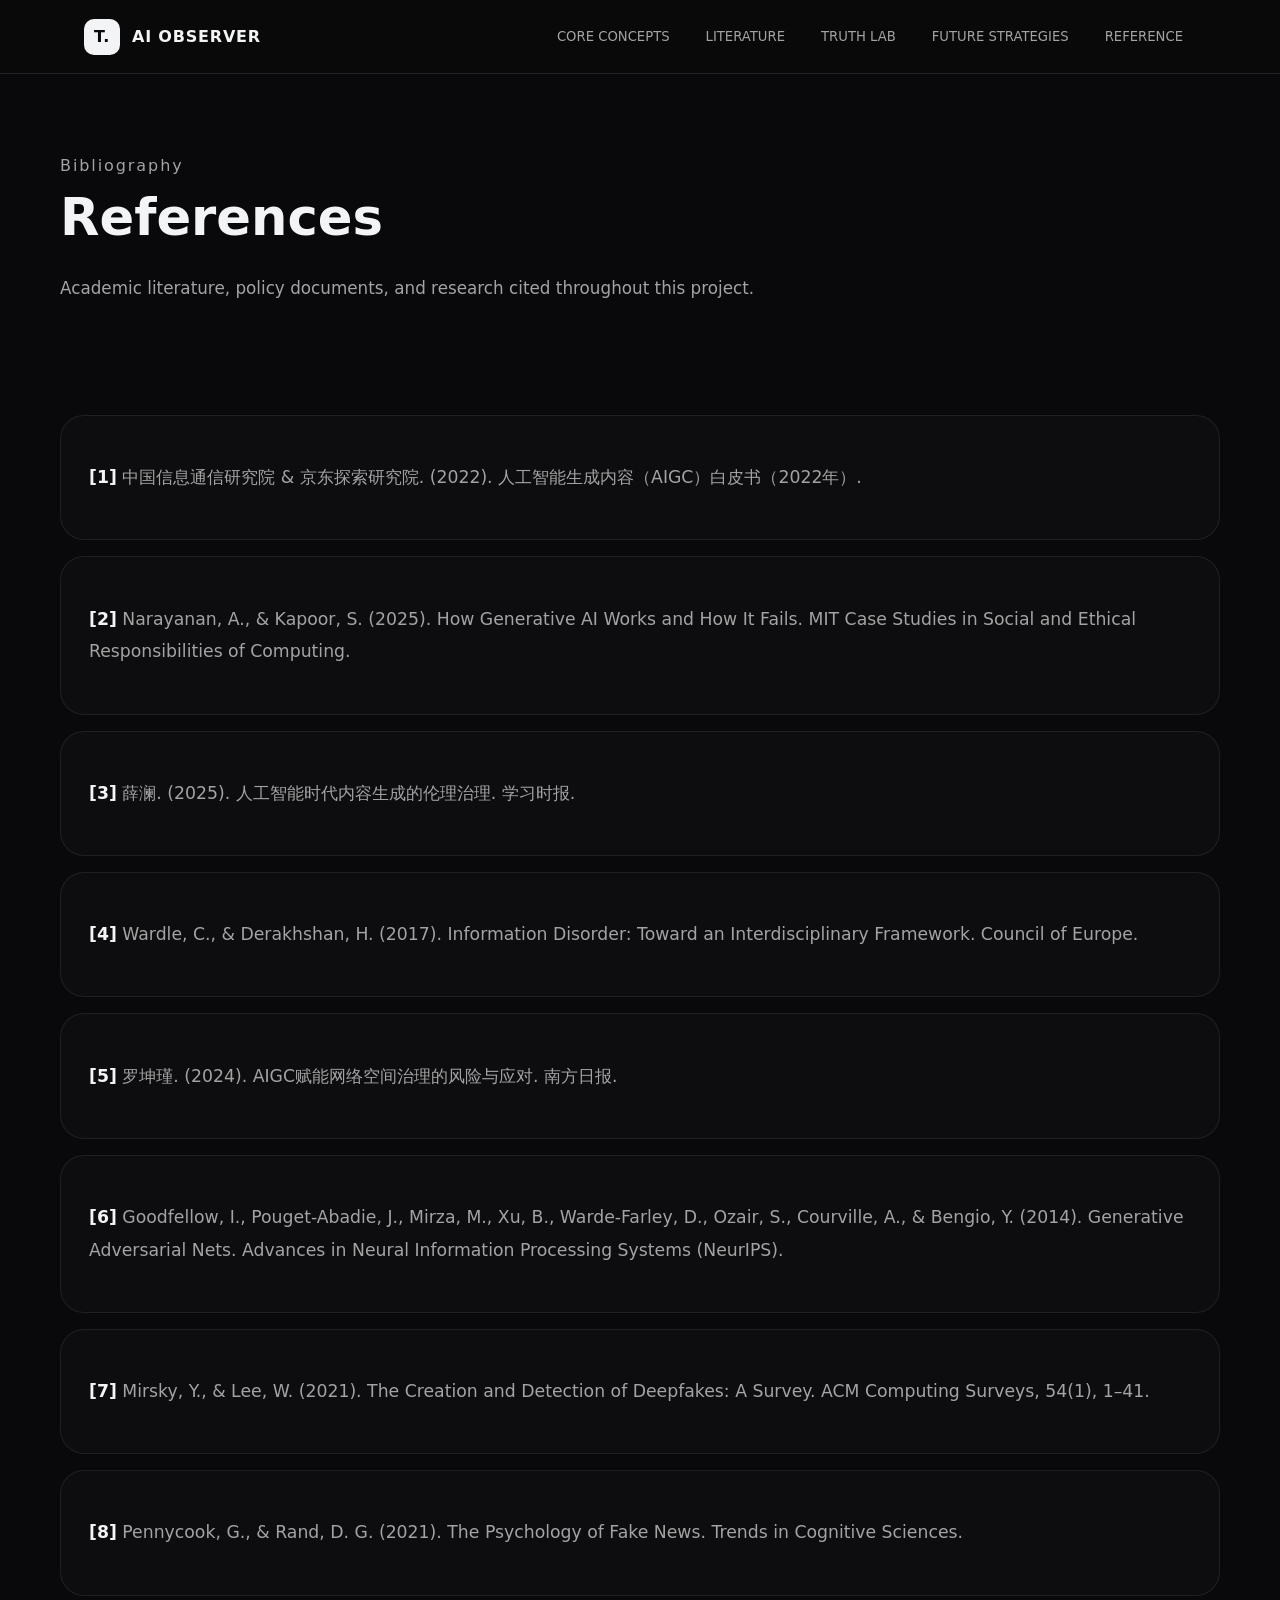
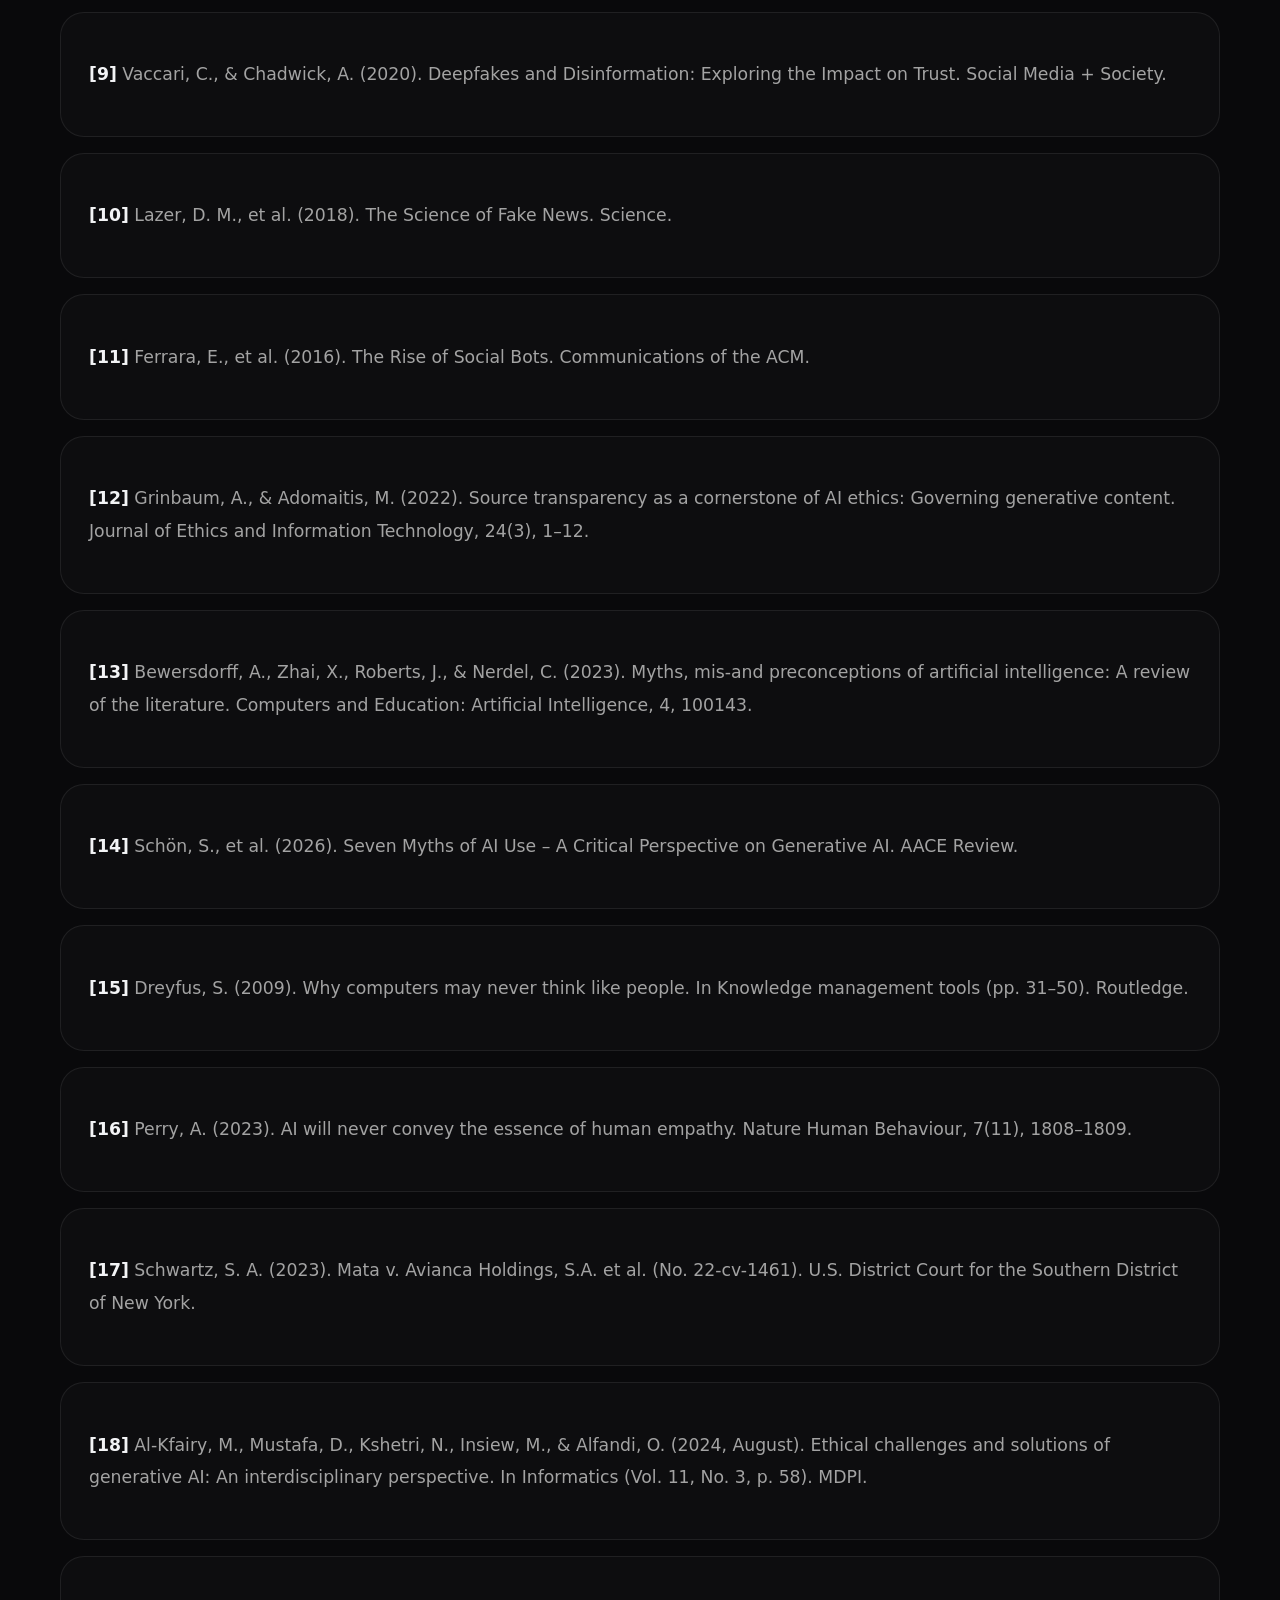
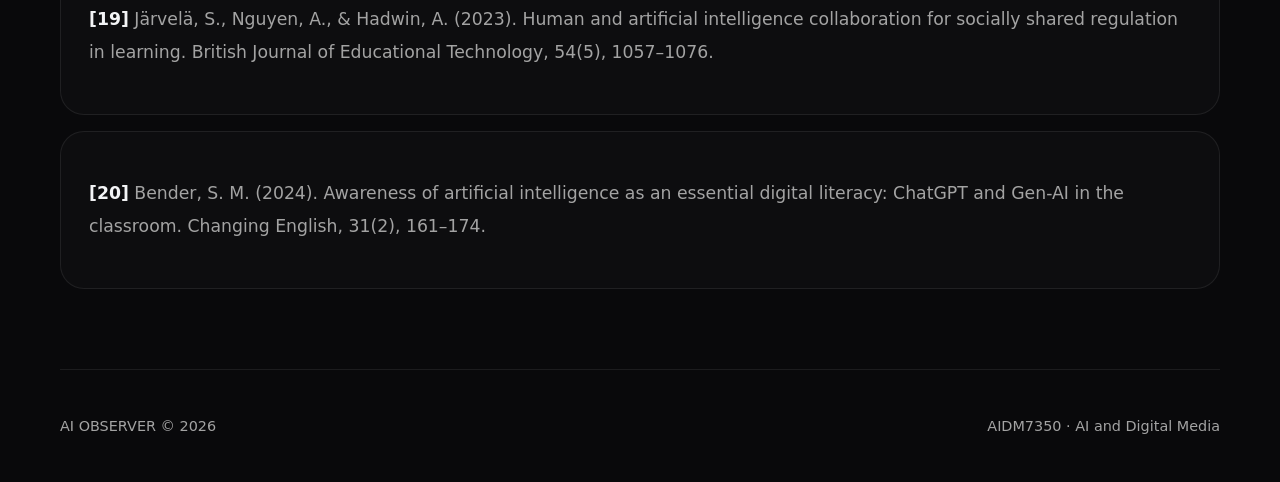
<file: reference.html>
<!doctype html>
<html lang="en">
<head>
  <meta charset="UTF-8" />
  <meta name="viewport" content="width=device-width, initial-scale=1.0" />
  <title>References</title>
  <link rel="stylesheet" href="./styles.css" />
</head>
<body>
  <header class="site-header">
    <div class="navbar container">
      <a href="./index.html" class="brand">
        <span class="brand-mark">T.</span>
        <span>AI OBSERVER</span>
      </a>
            <nav class="site-nav" aria-label="Main navigation">
        <div class="nav-group">
          <a href="core-concepts/aigc-definition.html">Core Concepts</a>
          <button type="button" class="nav-toggle" aria-expanded="false" aria-label="Toggle submenu"></button>
          <div class="submenu">
            <a href="core-concepts/aigc-definition.html">Definition and Category of AIGC</a>
            <a href="core-concepts/classifying-misinformation.html">Classifying Misinformation</a>
            <a href="core-concepts/double-edged-sword.html">The Double-Edged Sword</a>
          </div>
        </div>
        <div class="nav-group">
          <a href="literature/mechanism.html">Literature</a>
          <button type="button" class="nav-toggle" aria-expanded="false" aria-label="Toggle submenu"></button>
          <div class="submenu">
            <a href="literature/mechanism.html">Mechanism</a>
            <a href="literature/psychology-trust.html">Psychology and Trust</a>
            <a href="literature/dissemination-algorithms.html">Dissemination and Algorithms</a>
            <a href="literature/ethics-detection.html">Ethics and Detection</a>
          </div>
        </div>
        <div class="nav-group">
          <a href="truth-lab/myths-debunked.html">Truth Lab</a>
          <button type="button" class="nav-toggle" aria-expanded="false" aria-label="Toggle submenu"></button>
          <div class="submenu">
            <a href="truth-lab/myths-debunked.html">Myths Debunked</a>
            <a href="truth-lab/case-study.html">Case Study</a>
          </div>
        </div>
        <div class="nav-group">
          <a href="future-strategies/technical-solution.html">Future Strategies</a>
          <button type="button" class="nav-toggle" aria-expanded="false" aria-label="Toggle submenu"></button>
          <div class="submenu">
            <a href="future-strategies/technical-solution.html">Technical Solution</a>
            <a href="future-strategies/legal-policy.html">Legal and Policy</a>
            <a href="future-strategies/social-countermeasures.html">Social Countermeasures</a>
          </div>
        </div>
        <a href="reference.html">Reference</a>
      </nav>
    </div>
  </header>

  <main class="page container">
    <article class="page-content">
      <p class="small-tag">Bibliography</p>
      <h1 class="page-title">References</h1>
      <p class="page-subtitle">Academic literature, policy documents, and research cited throughout this project.</p>

      <section class="section">
        <div class="grid-card" style="gap: 16px;">
          <div class="info-box">
            <p class="section-copy"><strong>[1]</strong> 中国信息通信研究院 & 京东探索研究院. (2022). 人工智能生成内容（AIGC）白皮书（2022年）.</p>
          </div>
          <div class="info-box">
            <p class="section-copy"><strong>[2]</strong> Narayanan, A., & Kapoor, S. (2025). How Generative AI Works and How It Fails. MIT Case Studies in Social and Ethical Responsibilities of Computing.</p>
          </div>
          <div class="info-box">
            <p class="section-copy"><strong>[3]</strong> 薛澜. (2025). 人工智能时代内容生成的伦理治理. 学习时报.</p>
          </div>
          <div class="info-box">
            <p class="section-copy"><strong>[4]</strong> Wardle, C., & Derakhshan, H. (2017). Information Disorder: Toward an Interdisciplinary Framework. Council of Europe.</p>
          </div>
          <div class="info-box">
            <p class="section-copy"><strong>[5]</strong> 罗坤瑾. (2024). AIGC赋能网络空间治理的风险与应对. 南方日报.</p>
          </div>
          <div class="info-box">
            <p class="section-copy"><strong>[6]</strong> Goodfellow, I., Pouget-Abadie, J., Mirza, M., Xu, B., Warde-Farley, D., Ozair, S., Courville, A., & Bengio, Y. (2014). Generative Adversarial Nets. Advances in Neural Information Processing Systems (NeurIPS).</p>
          </div>
          <div class="info-box">
            <p class="section-copy"><strong>[7]</strong> Mirsky, Y., & Lee, W. (2021). The Creation and Detection of Deepfakes: A Survey. ACM Computing Surveys, 54(1), 1–41.</p>
          </div>
          <div class="info-box">
            <p class="section-copy"><strong>[8]</strong> Pennycook, G., & Rand, D. G. (2021). The Psychology of Fake News. Trends in Cognitive Sciences.</p>
          </div>
          <div class="info-box">
            <p class="section-copy"><strong>[9]</strong> Vaccari, C., & Chadwick, A. (2020). Deepfakes and Disinformation: Exploring the Impact on Trust. Social Media + Society.</p>
          </div>
          <div class="info-box">
            <p class="section-copy"><strong>[10]</strong> Lazer, D. M., et al. (2018). The Science of Fake News. Science.</p>
          </div>
          <div class="info-box">
            <p class="section-copy"><strong>[11]</strong> Ferrara, E., et al. (2016). The Rise of Social Bots. Communications of the ACM.</p>
          </div>
          <div class="info-box">
            <p class="section-copy"><strong>[12]</strong> Grinbaum, A., & Adomaitis, M. (2022). Source transparency as a cornerstone of AI ethics: Governing generative content. Journal of Ethics and Information Technology, 24(3), 1–12.</p>
          </div>
          <div class="info-box">
            <p class="section-copy"><strong>[13]</strong> Bewersdorff, A., Zhai, X., Roberts, J., & Nerdel, C. (2023). Myths, mis-and preconceptions of artificial intelligence: A review of the literature. Computers and Education: Artificial Intelligence, 4, 100143.</p>
          </div>
          <div class="info-box">
            <p class="section-copy"><strong>[14]</strong> Schön, S., et al. (2026). Seven Myths of AI Use – A Critical Perspective on Generative AI. AACE Review.</p>
          </div>
          <div class="info-box">
            <p class="section-copy"><strong>[15]</strong> Dreyfus, S. (2009). Why computers may never think like people. In Knowledge management tools (pp. 31–50). Routledge.</p>
          </div>
          <div class="info-box">
            <p class="section-copy"><strong>[16]</strong> Perry, A. (2023). AI will never convey the essence of human empathy. Nature Human Behaviour, 7(11), 1808–1809.</p>
          </div>
          <div class="info-box">
            <p class="section-copy"><strong>[17]</strong> Schwartz, S. A. (2023). Mata v. Avianca Holdings, S.A. et al. (No. 22-cv-1461). U.S. District Court for the Southern District of New York.</p>
          </div>
          <div class="info-box">
            <p class="section-copy"><strong>[18]</strong> Al-Kfairy, M., Mustafa, D., Kshetri, N., Insiew, M., & Alfandi, O. (2024, August). Ethical challenges and solutions of generative AI: An interdisciplinary perspective. In Informatics (Vol. 11, No. 3, p. 58). MDPI.</p>
          </div>
          <div class="info-box">
            <p class="section-copy"><strong>[19]</strong> Järvelä, S., Nguyen, A., & Hadwin, A. (2023). Human and artificial intelligence collaboration for socially shared regulation in learning. British Journal of Educational Technology, 54(5), 1057–1076.</p>
          </div>
          <div class="info-box">
            <p class="section-copy"><strong>[20]</strong> Bender, S. M. (2024). Awareness of artificial intelligence as an essential digital literacy: ChatGPT and Gen-AI in the classroom. Changing English, 31(2), 161–174.</p>
          </div>
        </div>
      </section>
    </article>
  </main>

  <footer class="footer container">
    <div class="footer-inner">
      <div>AI OBSERVER © 2026</div>
      <div>AIDM7350 · AI and Digital Media</div>
    </div>
  </footer>
  <script src="nav.js"></script>
</body>
</html>
</file>
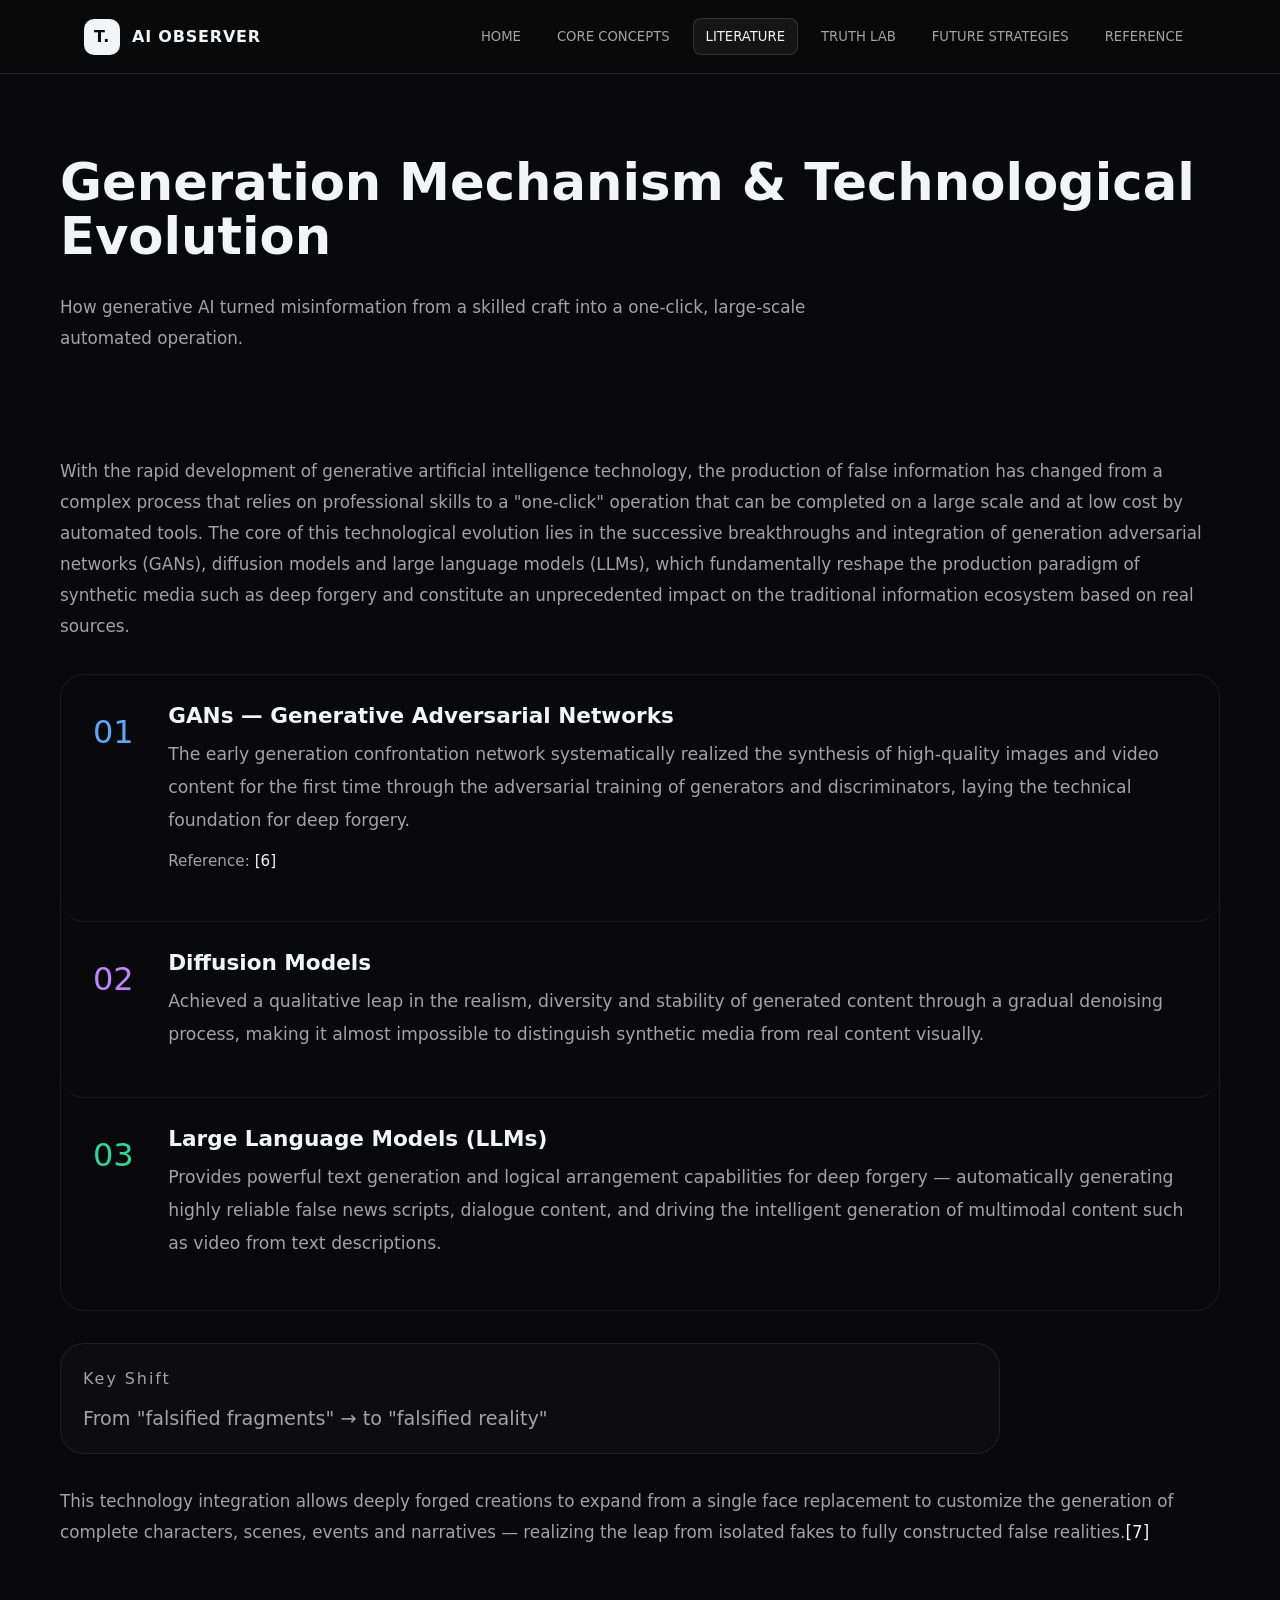
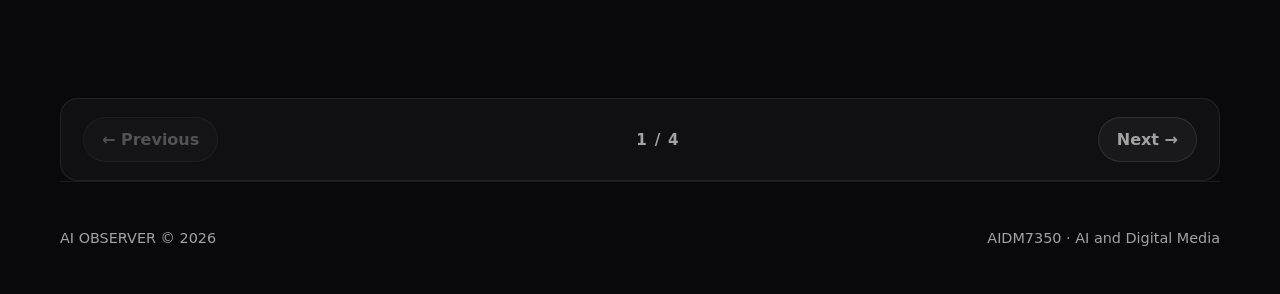
<file: literature/mechanism.html>
<!doctype html>
<html lang="en">
<head>
  <meta charset="UTF-8" />
  <meta name="viewport" content="width=device-width, initial-scale=1.0" />
  <title>Generation Mechanism & Technological Evolution</title>
  <link rel="stylesheet" href="../styles.css" />
</head>
<body>
  <header class="site-header">
    <div class="navbar container">
      <a href="../index.html" class="brand">
        <span class="brand-mark">T.</span>
        <span>AI OBSERVER</span>
      </a>
            <nav class="site-nav" aria-label="Main navigation">
        <a href="../index.html">Home</a>
        <div class="nav-group">
          <a href="../core-concepts/aigc-definition.html">Core Concepts</a>
          <button type="button" class="nav-toggle" aria-expanded="false" aria-label="Toggle submenu"></button>
          <div class="submenu">
            <a href="../core-concepts/aigc-definition.html">Definition and Category of AIGC</a>
            <a href="../core-concepts/classifying-misinformation.html">Classifying Misinformation</a>
            <a href="../core-concepts/double-edged-sword.html">The Double-Edged Sword</a>
          </div>
        </div>
        <div class="nav-group">
          <a href="mechanism.html" class="active">Literature</a>
          <button type="button" class="nav-toggle" aria-expanded="false" aria-label="Toggle submenu"></button>
          <div class="submenu">
            <a href="mechanism.html" class="active">Mechanism</a>
            <a href="psychology-trust.html">Psychology and Trust</a>
            <a href="dissemination-algorithms.html">Dissemination and Algorithms</a>
            <a href="ethics-detection.html">Ethics and Detection</a>
          </div>
        </div>
        <div class="nav-group">
          <a href="../truth-lab/myths-debunked.html">Truth Lab</a>
          <button type="button" class="nav-toggle" aria-expanded="false" aria-label="Toggle submenu"></button>
          <div class="submenu">
            <a href="../truth-lab/myths-debunked.html">Myths Debunked</a>
            <a href="../truth-lab/case-study.html">Case Study</a>
          </div>
        </div>
        <div class="nav-group">
          <a href="../future-strategies/technical-solution.html">Future Strategies</a>
          <button type="button" class="nav-toggle" aria-expanded="false" aria-label="Toggle submenu"></button>
          <div class="submenu">
            <a href="../future-strategies/technical-solution.html">Technical Solution</a>
            <a href="../future-strategies/legal-policy.html">Legal and Policy</a>
            <a href="../future-strategies/social-countermeasures.html">Social Countermeasures</a>
          </div>
        </div>
        <a href="../reference.html">Reference</a>
      </nav>
    </div>
  </header>

  <main class="page container">
    <article class="page-content prose">
      <h1 class="page-title">Generation Mechanism & Technological Evolution</h1>
      <p class="page-subtitle">How generative AI turned misinformation from a skilled craft into a one-click, large-scale automated operation.</p>

      <section class="section">
        <p class="section-copy">With the rapid development of generative artificial intelligence technology, the production of false information has changed from a complex process that relies on professional skills to a "one-click" operation that can be completed on a large scale and at low cost by automated tools. The core of this technological evolution lies in the successive breakthroughs and integration of generation adversarial networks (GANs), diffusion models and large language models (LLMs), which fundamentally reshape the production paradigm of synthetic media such as deep forgery and constitute an unprecedented impact on the traditional information ecosystem based on real sources.</p>

        <div class="border-panel" style="margin-top: 32px; padding: 0;">
          <div class="info-box" style="background: transparent; border: none; border-bottom: 1px solid rgba(255,255,255,0.08); padding: 28px 32px 24px;">
            <div style="display: flex; align-items: flex-start; gap: 24px;">
              <p class="section-title" style="font-size: 2rem; color: #60a5fa; margin: 0; min-width: 3.2rem;">01</p>
              <div style="flex: 1;">
                <h2 class="section-title" style="font-size: 1.35rem; margin: 0 0 10px;">GANs — Generative Adversarial Networks</h2>
                <p class="section-copy" style="margin-bottom: 10px;">The early generation confrontation network systematically realized the synthesis of high-quality images and video content for the first time through the adversarial training of generators and discriminators, laying the technical foundation for deep forgery.</p>
                <p class="caption" style="margin-top: 0;">Reference: <a href="../reference.html#ref-6">[6]</a></p>
              </div>
            </div>
          </div>
          <div class="info-box" style="background: transparent; border: none; border-bottom: 1px solid rgba(255,255,255,0.08); padding: 28px 32px 24px;">
            <div style="display: flex; align-items: flex-start; gap: 24px;">
              <p class="section-title" style="font-size: 2rem; color: #c084fc; margin: 0; min-width: 3.2rem;">02</p>
              <div style="flex: 1;">
                <h2 class="section-title" style="font-size: 1.35rem; margin: 0 0 10px;">Diffusion Models</h2>
                <p class="section-copy">Achieved a qualitative leap in the realism, diversity and stability of generated content through a gradual denoising process, making it almost impossible to distinguish synthetic media from real content visually.</p>
              </div>
            </div>
          </div>
          <div class="info-box" style="background: transparent; border: none; padding: 28px 32px;">
            <div style="display: flex; align-items: flex-start; gap: 24px;">
              <p class="section-title" style="font-size: 2rem; color: #34d399; margin: 0; min-width: 3.2rem;">03</p>
              <div style="flex: 1;">
                <h2 class="section-title" style="font-size: 1.35rem; margin: 0 0 10px;">Large Language Models (LLMs)</h2>
                <p class="section-copy">Provides powerful text generation and logical arrangement capabilities for deep forgery — automatically generating highly reliable false news scripts, dialogue content, and driving the intelligent generation of multimodal content such as video from text descriptions.</p>
              </div>
            </div>
          </div>
        </div>

        <div class="panel" style="margin: 32px 0 32px; padding: 20px 22px; max-width: 940px;">
          <p class="small-tag" style="margin-bottom: 12px;">Key Shift</p>
          <p class="section-title" style="margin: 0; font-size: 1.2rem; line-height: 1.4;">From "falsified fragments" → to "falsified reality"</p>
        </div>

        <p class="section-copy" style="margin-top: 28px;">This technology integration allows deeply forged creations to expand from a single face replacement to customize the generation of complete characters, scenes, events and narratives — realizing the leap from isolated fakes to fully constructed false realities.<a href="../reference.html#ref-7">[7]</a></p>
      </section>
      <nav class="page-pagination" aria-label="Literature pagination">
        <a class="pagination-link pagination-disabled" aria-disabled="true">← Previous</a>
        <span class="pagination-status">1 / 4</span>
        <a class="pagination-link" href="psychology-trust.html">Next →</a>
      </nav>
    </article>
  </main>

  <footer class="footer container">
    <div class="footer-inner">
      <div>AI OBSERVER © 2026</div>
      <div>AIDM7350 · AI and Digital Media</div>
    </div>
  </footer>
  <script src="../nav.js"></script>
</body>
</html>
</file>
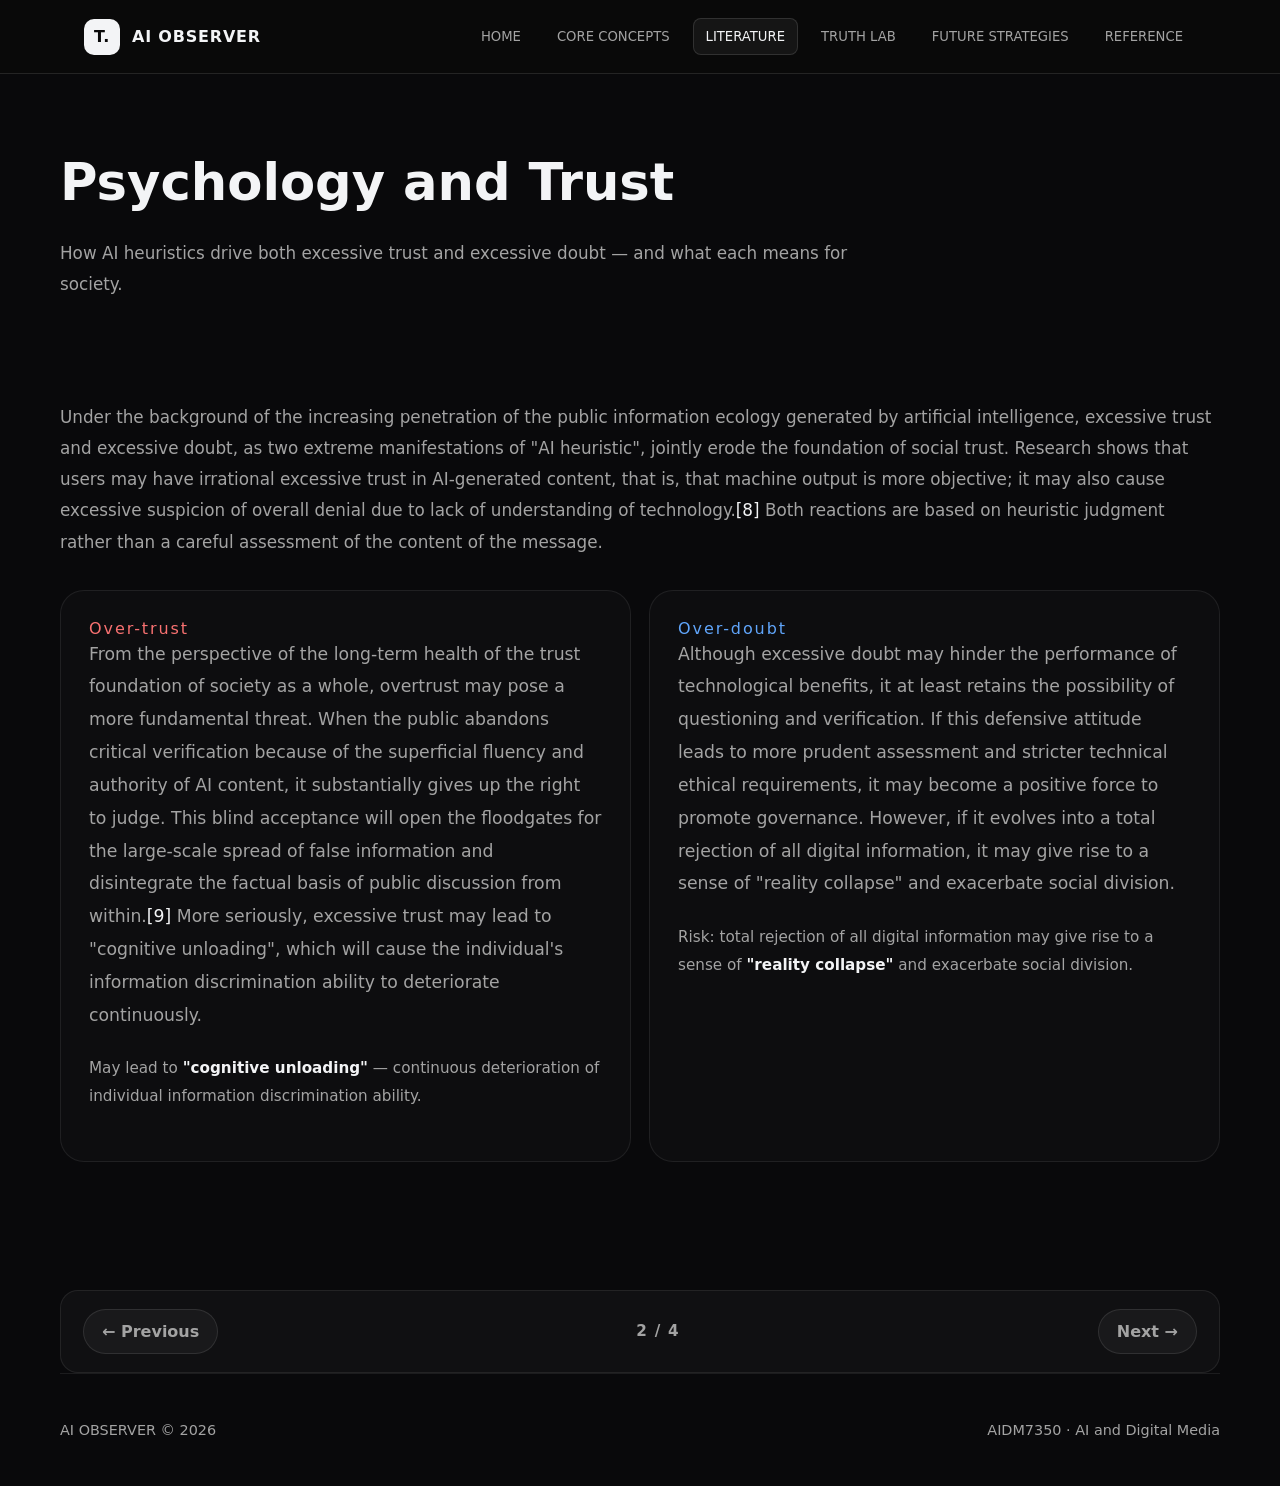
<file: literature/psychology-trust.html>
<!doctype html>
<html lang="en">
<head>
  <meta charset="UTF-8" />
  <meta name="viewport" content="width=device-width, initial-scale=1.0" />
  <title>Psychology and Trust</title>
  <link rel="stylesheet" href="../styles.css" />
</head>
<body>
  <header class="site-header">
    <div class="navbar container">
      <a href="../index.html" class="brand">
        <span class="brand-mark">T.</span>
        <span>AI OBSERVER</span>
      </a>
            <nav class="site-nav" aria-label="Main navigation">
        <a href="../index.html">Home</a>
        <div class="nav-group">
          <a href="../core-concepts/aigc-definition.html">Core Concepts</a>
          <button type="button" class="nav-toggle" aria-expanded="false" aria-label="Toggle submenu"></button>
          <div class="submenu">
            <a href="../core-concepts/aigc-definition.html">Definition and Category of AIGC</a>
            <a href="../core-concepts/classifying-misinformation.html">Classifying Misinformation</a>
            <a href="../core-concepts/double-edged-sword.html">The Double-Edged Sword</a>
          </div>
        </div>
        <div class="nav-group">
          <a href="mechanism.html" class="active">Literature</a>
          <button type="button" class="nav-toggle" aria-expanded="false" aria-label="Toggle submenu"></button>
          <div class="submenu">
            <a href="mechanism.html">Mechanism</a>
            <a href="psychology-trust.html" class="active">Psychology and Trust</a>
            <a href="dissemination-algorithms.html">Dissemination and Algorithms</a>
            <a href="ethics-detection.html">Ethics and Detection</a>
          </div>
        </div>
        <div class="nav-group">
          <a href="../truth-lab/myths-debunked.html">Truth Lab</a>
          <button type="button" class="nav-toggle" aria-expanded="false" aria-label="Toggle submenu"></button>
          <div class="submenu">
            <a href="../truth-lab/myths-debunked.html">Myths Debunked</a>
            <a href="../truth-lab/case-study.html">Case Study</a>
          </div>
        </div>
        <div class="nav-group">
          <a href="../future-strategies/technical-solution.html">Future Strategies</a>
          <button type="button" class="nav-toggle" aria-expanded="false" aria-label="Toggle submenu"></button>
          <div class="submenu">
            <a href="../future-strategies/technical-solution.html">Technical Solution</a>
            <a href="../future-strategies/legal-policy.html">Legal and Policy</a>
            <a href="../future-strategies/social-countermeasures.html">Social Countermeasures</a>
          </div>
        </div>
        <a href="../reference.html">Reference</a>
      </nav>
    </div>
  </header>

  <main class="page container">
    <article class="page-content prose">
      <h1 class="page-title">Psychology and Trust</h1>
      <p class="page-subtitle">How AI heuristics drive both excessive trust and excessive doubt — and what each means for society.</p>

      <section class="section">
        <p class="section-copy">Under the background of the increasing penetration of the public information ecology generated by artificial intelligence, excessive trust and excessive doubt, as two extreme manifestations of "AI heuristic", jointly erode the foundation of social trust. Research shows that users may have irrational excessive trust in AI-generated content, that is, that machine output is more objective; it may also cause excessive suspicion of overall denial due to lack of understanding of technology.<a href="../reference.html#ref-8">[8]</a> Both reactions are based on heuristic judgment rather than a careful assessment of the content of the message.</p>

        <div class="grid-card grid-card-2" style="margin-top: 32px;">
          <div class="info-box">
            <span class="small-tag" style="color: #f87171;">Over-trust</span>
            <p class="section-copy">From the perspective of the long-term health of the trust foundation of society as a whole, overtrust may pose a more fundamental threat. When the public abandons critical verification because of the superficial fluency and authority of AI content, it substantially gives up the right to judge. This blind acceptance will open the floodgates for the large-scale spread of false information and disintegrate the factual basis of public discussion from within.<a href="../reference.html#ref-9">[9]</a> More seriously, excessive trust may lead to "cognitive unloading", which will cause the individual's information discrimination ability to deteriorate continuously.</p>
            <p class="caption">May lead to <strong class="highlight">"cognitive unloading"</strong> — continuous deterioration of individual information discrimination ability.</p>
          </div>
          <div class="info-box">
            <span class="small-tag" style="color: #60a5fa;">Over-doubt</span>
            <p class="section-copy">Although excessive doubt may hinder the performance of technological benefits, it at least retains the possibility of questioning and verification. If this defensive attitude leads to more prudent assessment and stricter technical ethical requirements, it may become a positive force to promote governance. However, if it evolves into a total rejection of all digital information, it may give rise to a sense of "reality collapse" and exacerbate social division.</p>
            <p class="caption">Risk: total rejection of all digital information may give rise to a sense of <strong class="highlight">"reality collapse"</strong> and exacerbate social division.</p>
          </div>
        </div>

      </section>
      <nav class="page-pagination" aria-label="Literature pagination">
        <a class="pagination-link" href="mechanism.html">← Previous</a>
        <span class="pagination-status">2 / 4</span>
        <a class="pagination-link" href="dissemination-algorithms.html">Next →</a>
      </nav>
    </article>
  </main>

  <footer class="footer container">
    <div class="footer-inner">
      <div>AI OBSERVER © 2026</div>
      <div>AIDM7350 · AI and Digital Media</div>
    </div>
  </footer>
  <script src="../nav.js"></script>
</body>
</html>
</file>
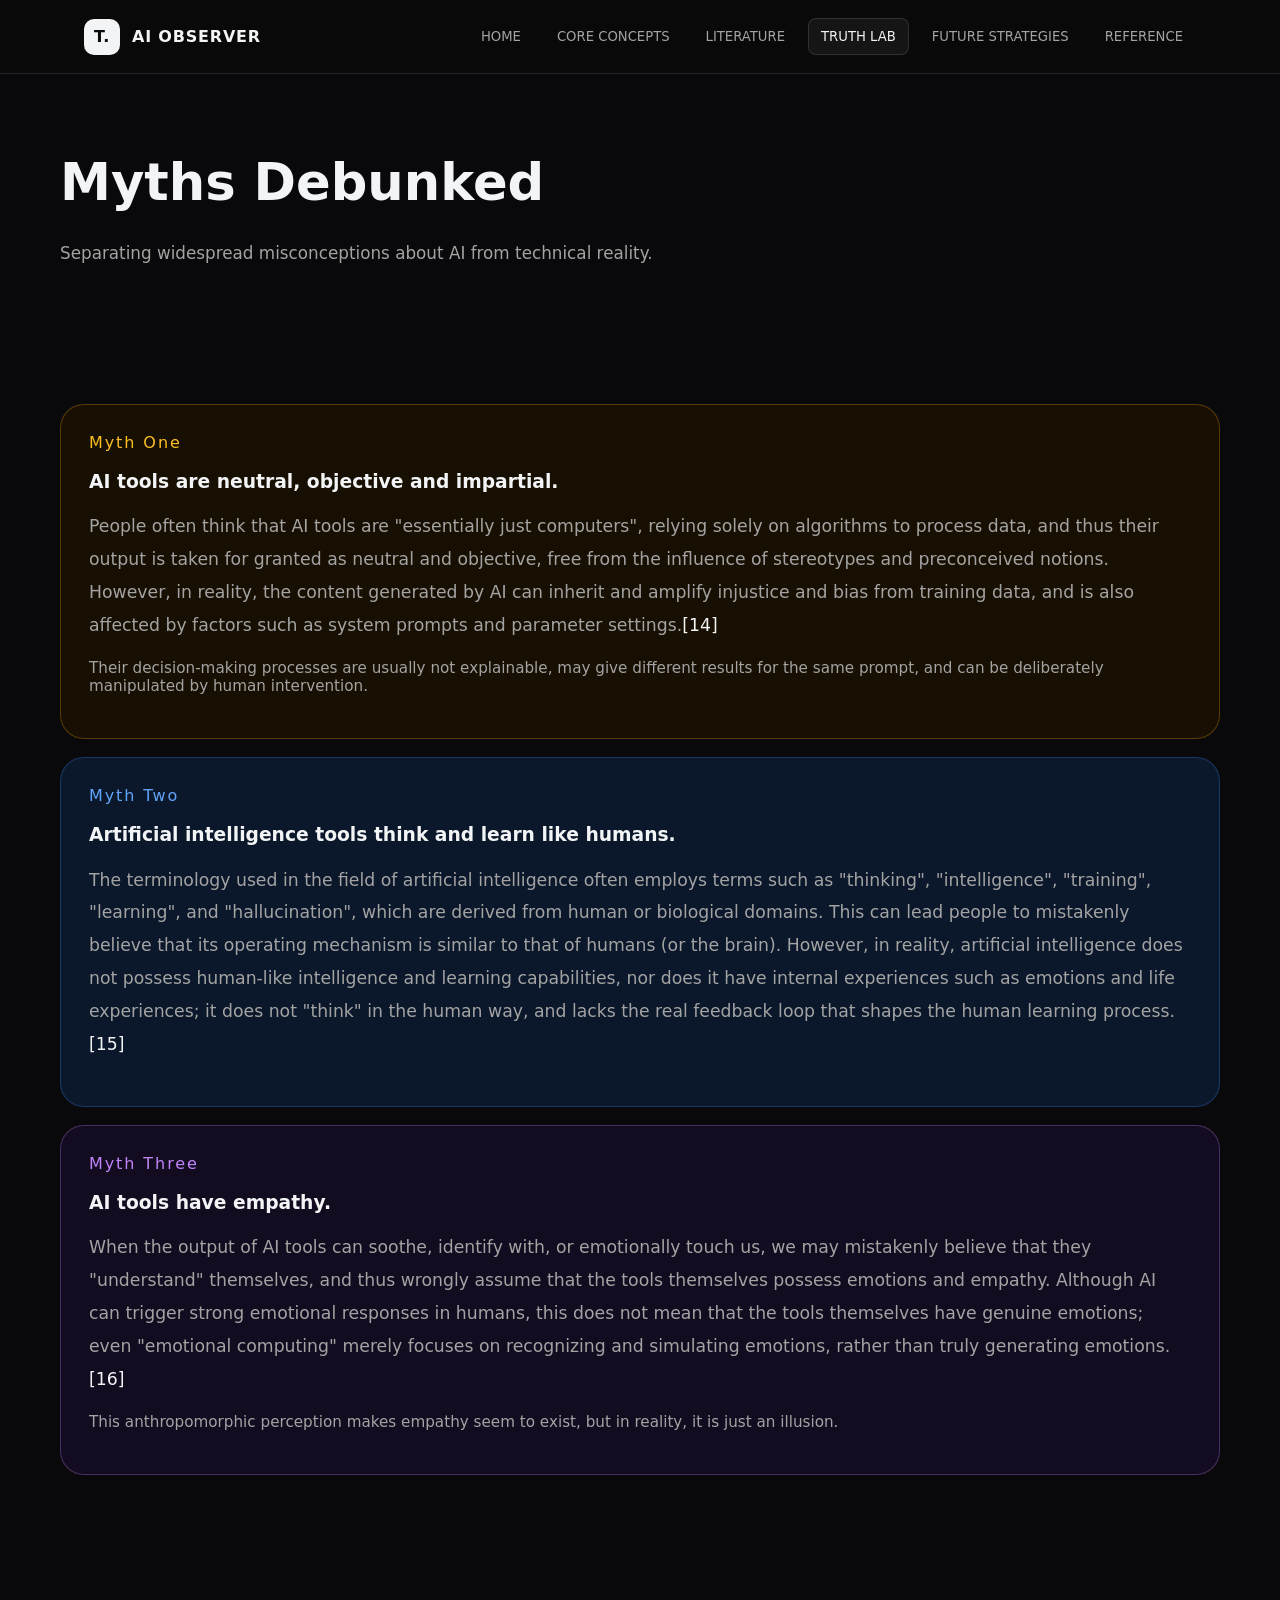
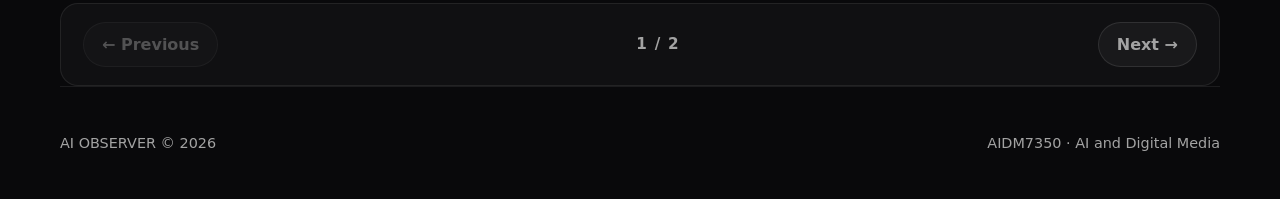
<file: truth-lab/myths-debunked.html>
<!doctype html>
<html lang="en">
<head>
  <meta charset="UTF-8" />
  <meta name="viewport" content="width=device-width, initial-scale=1.0" />
  <title>Myths Debunked</title>
  <link rel="stylesheet" href="../styles.css" />
</head>
<body>
  <header class="site-header">
    <div class="navbar container">
      <a href="../index.html" class="brand">
        <span class="brand-mark">T.</span>
        <span>AI OBSERVER</span>
      </a>
            <nav class="site-nav" aria-label="Main navigation">
        <a href="../index.html">Home</a>
        <div class="nav-group">
          <a href="../core-concepts/aigc-definition.html">Core Concepts</a>
          <button type="button" class="nav-toggle" aria-expanded="false" aria-label="Toggle submenu"></button>
          <div class="submenu">
            <a href="../core-concepts/aigc-definition.html">Definition and Category of AIGC</a>
            <a href="../core-concepts/classifying-misinformation.html">Classifying Misinformation</a>
            <a href="../core-concepts/double-edged-sword.html">The Double-Edged Sword</a>
          </div>
        </div>
        <div class="nav-group">
          <a href="../literature/mechanism.html">Literature</a>
          <button type="button" class="nav-toggle" aria-expanded="false" aria-label="Toggle submenu"></button>
          <div class="submenu">
            <a href="../literature/mechanism.html">Mechanism</a>
            <a href="../literature/psychology-trust.html">Psychology and Trust</a>
            <a href="../literature/dissemination-algorithms.html">Dissemination and Algorithms</a>
            <a href="../literature/ethics-detection.html">Ethics and Detection</a>
          </div>
        </div>
        <div class="nav-group">
          <a href="myths-debunked.html" class="active">Truth Lab</a>
          <button type="button" class="nav-toggle" aria-expanded="false" aria-label="Toggle submenu"></button>
          <div class="submenu">
            <a href="myths-debunked.html" class="active">Myths Debunked</a>
            <a href="case-study.html">Case Study</a>
          </div>
        </div>
        <div class="nav-group">
          <a href="../future-strategies/technical-solution.html">Future Strategies</a>
          <button type="button" class="nav-toggle" aria-expanded="false" aria-label="Toggle submenu"></button>
          <div class="submenu">
            <a href="../future-strategies/technical-solution.html">Technical Solution</a>
            <a href="../future-strategies/legal-policy.html">Legal and Policy</a>
            <a href="../future-strategies/social-countermeasures.html">Social Countermeasures</a>
          </div>
        </div>
        <a href="../reference.html">Reference</a>
      </nav>
    </div>
  </header>

  <main class="page container">
    <article class="page-content">
      <h1 class="page-title">Myths Debunked</h1>
      <p class="page-subtitle">Separating widespread misconceptions about AI from technical reality.</p>

      <section class="section">
        <div class="grid-card" style="margin-top: 24px;">
          <div class="info-box" style="border-color: rgba(245, 158, 11, 0.3); background: rgba(26, 17, 0, 0.9);">
            <div class="small-tag" style="color: #fbbf24;">Myth One</div>
            <h3>AI tools are neutral, objective and impartial.</h3>
            <p class="section-copy">People often think that AI tools are "essentially just computers", relying solely on algorithms to process data, and thus their output is taken for granted as neutral and objective, free from the influence of stereotypes and preconceived notions. However, in reality, the content generated by AI can inherit and amplify injustice and bias from training data, and is also affected by factors such as system prompts and parameter settings.<a href="../reference.html#ref-14">[14]</a></p>
            <p class="caption">Their decision-making processes are usually not explainable, may give different results for the same prompt, and can be deliberately manipulated by human intervention.</p>
          </div>
          <div class="info-box" style="border-color: rgba(59, 130, 246, 0.3); background: rgba(13, 26, 46, 0.9);">
            <div class="small-tag" style="color: #60a5fa;">Myth Two</div>
            <h3>Artificial intelligence tools think and learn like humans.</h3>
            <p class="section-copy">The terminology used in the field of artificial intelligence often employs terms such as "thinking", "intelligence", "training", "learning", and "hallucination", which are derived from human or biological domains. This can lead people to mistakenly believe that its operating mechanism is similar to that of humans (or the brain). However, in reality, artificial intelligence does not possess human-like intelligence and learning capabilities, nor does it have internal experiences such as emotions and life experiences; it does not "think" in the human way, and lacks the real feedback loop that shapes the human learning process.<a href="../reference.html#ref-15">[15]</a></p>
          </div>
          <div class="info-box" style="border-color: rgba(192, 132, 252, 0.3); background: rgba(22, 13, 34, 0.9);">
            <div class="small-tag" style="color: #c084fc;">Myth Three</div>
            <h3>AI tools have empathy.</h3>
            <p class="section-copy">When the output of AI tools can soothe, identify with, or emotionally touch us, we may mistakenly believe that they "understand" themselves, and thus wrongly assume that the tools themselves possess emotions and empathy. Although AI can trigger strong emotional responses in humans, this does not mean that the tools themselves have genuine emotions; even "emotional computing" merely focuses on recognizing and simulating emotions, rather than truly generating emotions.<a href="../reference.html#ref-16">[16]</a></p>
            <p class="caption">This anthropomorphic perception makes empathy seem to exist, but in reality, it is just an illusion.</p>
          </div>
        </div>
      </section>
      <nav class="page-pagination" aria-label="Truth Lab pagination">
        <a class="pagination-link pagination-disabled" aria-disabled="true">← Previous</a>
        <span class="pagination-status">1 / 2</span>
        <a class="pagination-link" href="case-study.html">Next →</a>
      </nav>
    </article>
  </main>

  <footer class="footer container">
    <div class="footer-inner">
      <div>AI OBSERVER © 2026</div>
      <div>AIDM7350 · AI and Digital Media</div>
    </div>
  </footer>
  <script src="../nav.js"></script>
</body>
</html>
</file>
<file: styles.css>
:root {
  color-scheme: dark;
  --bg: #09090b;
  --surface: #0a0a0a;
  --surface2: #121212;
  --surface3: #171717;
  --border: #262626;
  --text: #f3f4f6;
  --muted: #a3a3a3;
  --accent: #f3f4f6;
  --accent2: #a3a3a3;
  --blue: #4c8cff;
  --emerald: #34d399;
  --amber: #fbbf24;
  --violet: #a78bfa;
}

* {
  box-sizing: border-box;
}

html, body {
  margin: 0;
  min-height: 100%;
  background: var(--bg);
  color: var(--text);
  font-family: Inter, ui-sans-serif, system-ui, -apple-system, BlinkMacSystemFont, "Segoe UI", sans-serif;
}

img {
  max-width: 100%;
  display: block;
}

a {
  color: var(--accent);
  text-decoration: none;
}

a:hover {
  text-decoration: underline;
}

button, input, textarea {
  font: inherit;
}

.page {
  padding-top: 96px;
}

.site-header {
  position: fixed;
  top: 0;
  left: 0;
  right: 0;
  z-index: 50;
  background: rgba(10, 10, 10, 0.95);
  border-bottom: 1px solid rgba(38, 38, 38, 0.95);
}

.navbar {
  max-width: 1280px;
  margin: 0 auto;
  padding: 18px 24px;
  display: flex;
  justify-content: space-between;
  align-items: center;
  gap: 24px;
}

.brand {
  display: inline-flex;
  align-items: center;
  gap: 12px;
  font-weight: 700;
  letter-spacing: 0.05em;
}

.brand .brand-mark {
  width: 36px;
  height: 36px;
  display: inline-flex;
  align-items: center;
  justify-content: center;
  border-radius: 10px;
  background: #f3f4f6;
  color: #0a0a0a;
  font-weight: 700;
}

.site-nav {
  display: flex;
  flex-wrap: wrap;
  gap: 10px;
  justify-content: flex-end;
}

.site-nav > a,
.site-nav > .nav-group > a {
  font-size: 0.825rem;
  text-transform: uppercase;
  color: var(--muted);
  border: 1px solid transparent;
  padding: 10px 12px;
  border-radius: 8px;
}

.site-nav a:hover,
.site-nav a.active {
  color: var(--text);
  background: rgba(255, 255, 255, 0.05);
  border-color: rgba(255, 255, 255, 0.12);
}

.nav-group {
  position: relative;
}

.nav-group > a {
  display: inline-flex;
  align-items: center;
}

.nav-toggle {
  display: none;
  margin-left: 4px;
  width: 22px;
  height: 22px;
  border: none;
  background: transparent;
  color: var(--muted);
  font-size: 0.95rem;
  cursor: pointer;
  align-items: center;
  justify-content: center;
}

.nav-toggle::after {
  content: "▾";
}

.submenu {
  position: absolute;
  top: calc(100% + 10px);
  left: 0;
  min-width: 240px;
  background: rgba(10, 10, 10, 0.98);
  border: 1px solid rgba(255, 255, 255, 0.08);
  border-radius: 18px;
  padding: 10px 0;
  opacity: 0;
  visibility: hidden;
  transform: translateY(8px);
  transition: opacity 180ms ease, transform 180ms ease, visibility 180ms ease;
  pointer-events: none;
  z-index: 20;
}

.nav-group:hover .submenu,
.nav-group:focus-within .submenu,
.nav-group.submenu-open .submenu {
  opacity: 1;
  visibility: visible;
  transform: translateY(0);
  pointer-events: auto;
}

.submenu a {
  display: block;
  padding: 12px 20px;
  color: var(--muted);
  font-size: 0.95rem;
  transition: color 180ms ease, background 180ms ease, font-weight 180ms ease;
  text-transform: none;
  cursor: pointer;
}

.submenu a.active {
  color: var(--text);
  font-weight: 700;
}

.submenu a:hover {
  color: var(--accent);
  background: rgba(255, 255, 255, 0.05);
  font-weight: 700;
}

@media (max-width: 900px) {
  .site-nav {
    flex-direction: column;
    align-items: stretch;
  }

  .nav-group {
    width: 100%;
    display: flex;
    align-items: center;
    justify-content: space-between;
    gap: 10px;
  }

  .nav-toggle {
    display: inline-flex;
  }

  .submenu {
    position: static;
    width: 100%;
    transform: none;
    opacity: 0;
    visibility: hidden;
    pointer-events: none;
    background: rgba(10, 10, 10, 0.98);
    border: 1px solid rgba(255, 255, 255, 0.08);
    border-radius: 18px;
    padding: 10px 0;
    margin-top: 10px;
  }

  .nav-group.submenu-open .submenu {
    opacity: 1;
    visibility: visible;
    pointer-events: auto;
  }

  .submenu a {
    padding: 10px 0 10px 20px;
    border-radius: 0;
  }
}

.container {
  width: min(1160px, calc(100% - 32px));
  margin: 0 auto;
}

.hero {
  min-height: calc(100vh - 96px);
  display: flex;
  align-items: center;
  padding: 120px 0 80px;
}

.hero-title {
  font-size: clamp(3rem, 5vw, 5.5rem);
  line-height: 0.95;
  margin: 0;
  color: #fff;
}

.hero-title span {
  display: block;
  color: #fff;
}

.hero-subtitle {
  max-width: 720px;
  margin-top: 24px;
  color: var(--muted);
  font-size: 1.05rem;
  line-height: 1.8;
}

.hero-actions {
  margin-top: 40px;
  display: flex;
  flex-wrap: wrap;
  gap: 12px;
}

.button,
.cta {
  display: inline-flex;
  align-items: center;
  gap: 10px;
  background: var(--accent);
  color: var(--bg);
  border-radius: 999px;
  padding: 16px 26px;
  font-size: 1rem;
  font-weight: 700;
}

.button.secondary {
  background: transparent;
  color: var(--muted);
  border: 1px solid rgba(255,255,255,0.12);
}

.grid-3,
.grid-2,
.home-card-grid {
  display: grid;
  gap: 24px;
}

.grid-2,
.home-card-grid {
  grid-template-columns: repeat(2, minmax(0, 1fr));
}

.grid-3 {
  grid-template-columns: repeat(3, minmax(0, 1fr));
}

@media (max-width: 900px) {
  .grid-2,
  .grid-3 {
    grid-template-columns: 1fr;
  }
}

.card {
  border-radius: 24px;
  overflow: hidden;
  background: var(--surface);
  border: 1px solid rgba(255,255,255,0.08);
  transition: transform 0.25s ease, border-color 0.25s ease;
}

.card:hover {
  transform: translateY(-4px);
  border-color: rgba(255,255,255,0.16);
}

.card-image {
  position: relative;
  min-height: 220px;
  overflow: hidden;
}

.card-image img {
  width: 100%;
  height: 100%;
  object-fit: cover;
}

.card-body {
  padding: 28px;
}

.home-card-grid .card {
  min-height: 360px;
}

.home-card-grid .card.home-card-large {
  min-height: 520px;
}

.home-card-grid .card.home-card-small {
  min-height: 300px;
}

.card-tag {
  display: inline-flex;
  align-items: center;
  gap: 8px;
  border-radius: 999px;
  border: 1px solid rgba(255,255,255,0.12);
  padding: 8px 12px;
  font-size: 0.75rem;
  text-transform: uppercase;
  color: var(--muted);
}

.section {
  padding: 80px 0;
}

.section-title {
  font-size: clamp(2.3rem, 3vw, 3.5rem);
  margin: 0 0 18px;
}

.section-subtitle,
.section-copy,
.text-lead {
  color: var(--muted);
  line-height: 1.85;
  font-size: 1.05rem;
}

.page-title {
  margin: 0 0 28px; 
  font-size: clamp(2.75rem, 4vw, 4.75rem);
  line-height: 1.05;
}

.page-subtitle {
  margin: 0 0 32px; 
  color: var(--muted);
  max-width: 800px;
  font-size: 1.05rem;
  line-height: 1.8;
}

.external-title {
  color: inherit;
  text-decoration: none;
  display: inline-flex;
  align-items: center;
  gap: 0.55ch;
}

.external-title:hover {
  color: var(--accent);
}

.external-link-label {
  display: inline-flex;
  align-items: center;
  padding: 4px 10px;
  border-radius: 999px;
  border: 1px solid rgba(255,255,255,0.12);
  color: var(--muted);
  font-size: 0.75rem;
  text-transform: uppercase;
  letter-spacing: 0.18em;
}

.page-content {
  margin-top: 60px;
}

.page-pagination {
  margin-top: 48px;
  display: flex;
  align-items: center;
  justify-content: space-between;
  gap: 16px;
  padding: 18px 22px;
  background: rgba(255, 255, 255, 0.03);
  border: 1px solid rgba(255, 255, 255, 0.08);
  border-radius: 18px;
}

.pagination-link {
  display: inline-flex;
  align-items: center;
  gap: 8px;
  padding: 12px 18px;
  background: rgba(255, 255, 255, 0.04);
  border: 1px solid rgba(255, 255, 255, 0.1);
  border-radius: 999px;
  color: var(--muted);
  font-weight: 600;
  transition: transform 180ms ease, color 180ms ease, background 180ms ease, border-color 180ms ease;
}

.pagination-link:hover {
  color: var(--text);
  background: rgba(255, 255, 255, 0.08);
  border-color: rgba(255, 255, 255, 0.18);
  transform: translateY(-1px);
}

.pagination-disabled {
  opacity: 0.45;
  pointer-events: none;
}

.pagination-status {
  color: var(--muted);
  font-size: 0.95rem;
  font-weight: 700;
  letter-spacing: 0.08em;
}

.hero-image-large,
.media-card {
  border-radius: 28px;
  overflow: hidden;
  background: var(--surface2);
  border: 1px solid rgba(255,255,255,0.08);
  margin-bottom: 28px;
}

.hero-image-large img,
.media-card img {
  width: 100%;
  display: block;
}

.info-box .section-copy {
  font-size: 1.08rem;
  line-height: 1.9;
}

.caption {
  margin-top: 12px;
  color: var(--muted);
  font-size: 0.95rem;
}

.prose p,
.prose li,
.prose dl {
  color: var(--muted);
  line-height: 1.85;
}

.prose h2,
.prose h3,
.prose h4 {
  color: var(--text);
}

.prose p {
  margin: 0 0 1.4rem;
}

.prose ul,
.prose ol {
  margin: 0 0 1.4rem 1.4rem;
  padding: 0;
}

.prose li {
  margin: 0.6rem 0;
}

.panel {
  border: 1px solid rgba(255,255,255,0.08);
  border-radius: 24px;
  padding: 28px;
  background: #0d0d0f;
}

.callout {
  border-left: 4px solid var(--accent);
  padding-left: 22px;
  margin: 32px 0;
}

.badge {
  display: inline-flex;
  align-items: center;
  border-radius: 999px;
  padding: 10px 14px;
  font-size: 1rem;
  font-weight: 700;
  text-transform: uppercase;
  letter-spacing: 0.14em;
  background: rgba(148, 163, 184, 0.18);
  color: var(--text);
  border: 1px solid rgba(148, 163, 184, 0.24);
  margin-bottom: 10px;
}

.small-tag {
  font-size: 1rem;
  letter-spacing: 0.12em;
  color: var(--muted);
}

.highlight {
  color: var(--accent);
  font-weight: 700;
}

.border-panel {
  border: 1px solid rgba(255,255,255,0.08);
  border-radius: 24px;
}

.stack {
  display: grid;
  gap: 24px;
}

.label-row {
  display: flex;
  align-items: center;
  gap: 12px;
  margin-bottom: 24px;
}

.label-row .line {
  flex: 1;
  height: 1px;
  background: rgba(255,255,255,0.08);
}

.label-row .label {
  font-size: 0.8rem;
  color: var(--muted);
  text-transform: uppercase;
  letter-spacing: 0.15em;
}

.grid-card {
  display: grid;
  gap: 18px;
}

.grid-card-2 {
  grid-template-columns: repeat(2, minmax(0, 1fr));
}

@media (max-width: 820px) {
  .grid-card-2 { grid-template-columns: 1fr; }
}

.info-box {
  border-radius: 24px;
  padding: 28px;
  background: #0d0d0f;
  border: 1px solid rgba(255,255,255,0.08);
}

.info-box strong {
  color: var(--text);
}

.list-highlight {
  list-style: none;
  padding: 0;
  margin: 0;
}

.list-highlight li {
  display: flex;
  gap: 12px;
  margin-bottom: 18px;
  color: var(--muted);
}

.list-highlight li::before {
  content: "–";
  color: var(--accent);
  font-weight: 700;
}

.quote-box {
  border-left: 4px solid var(--accent);
  padding-left: 20px;
  margin: 28px 0;
}

.footer {
  padding: 48px 0;
  border-top: 1px solid rgba(255,255,255,0.08);
  color: var(--muted);
  font-size: 0.9rem;
}

.footer .footer-inner {
  display: flex;
  flex-wrap: wrap;
  gap: 16px;
  justify-content: space-between;
  align-items: center;
}

@media (max-width: 640px) {
  .navbar { flex-direction: column; align-items: flex-start; }
  .hero { padding-top: 108px; }
}
</file>
